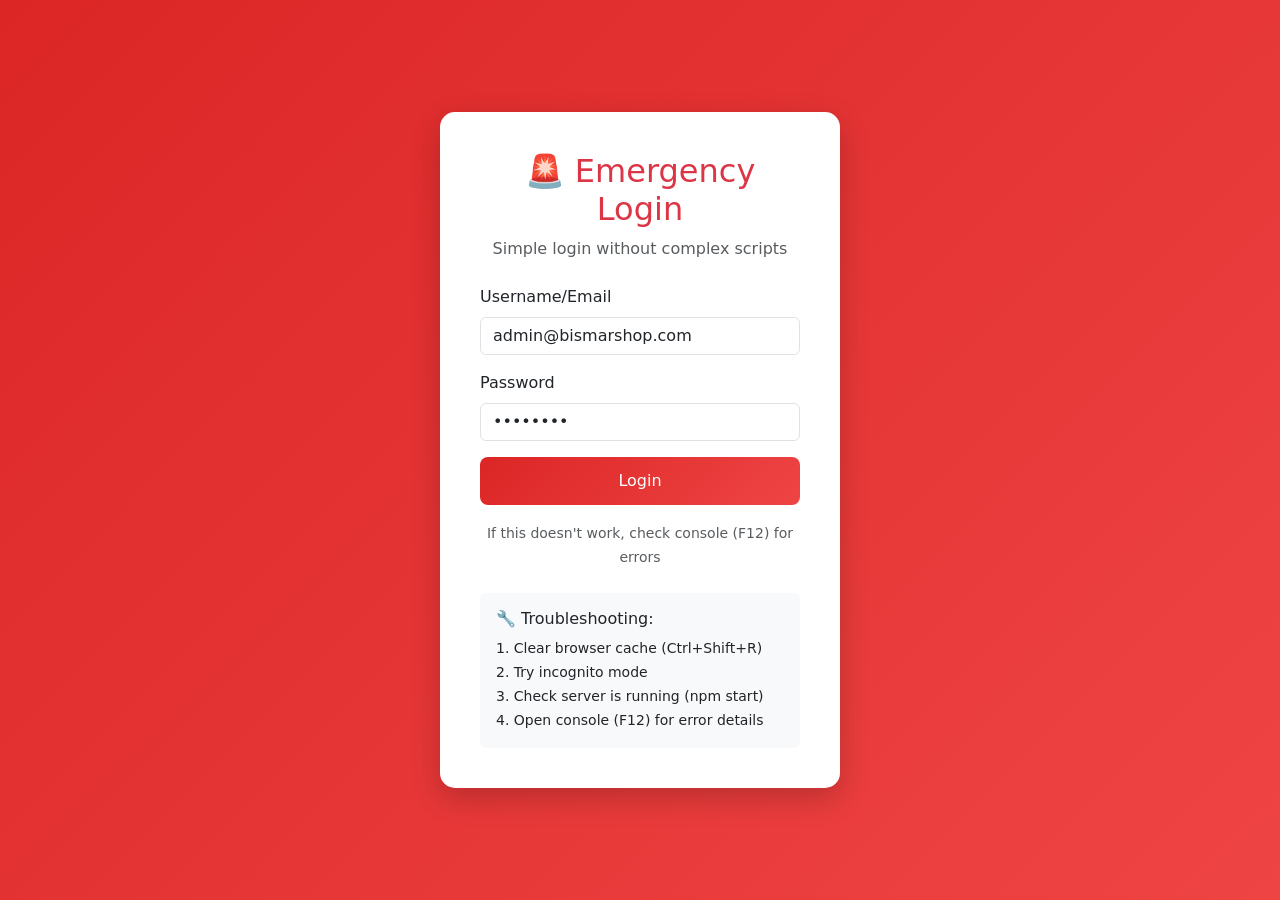
<file: public/emergency_login.html>
<!DOCTYPE html>
<html lang="en">
<head>
    <meta charset="UTF-8">
    <meta name="viewport" content="width=device-width, initial-scale=1.0">
    <title>Emergency Login - BismarShop Admin</title>
    <link href="https://cdn.jsdelivr.net/npm/bootstrap@5.3.0/dist/css/bootstrap.min.css" rel="stylesheet">
    <style>
        body {
            background: linear-gradient(135deg, #dc2626 0%, #ef4444 100%);
            min-height: 100vh;
            display: flex;
            align-items: center;
            justify-content: center;
        }
        .login-card {
            background: white;
            border-radius: 15px;
            box-shadow: 0 10px 30px rgba(0,0,0,0.2);
            padding: 40px;
            width: 100%;
            max-width: 400px;
        }
        .btn-login {
            background: linear-gradient(135deg, #dc2626 0%, #ef4444 100%);
            border: none;
            color: white;
            padding: 12px 30px;
            border-radius: 8px;
            width: 100%;
        }
        .btn-login:hover {
            background: linear-gradient(135deg, #b91c1c 0%, #dc2626 100%);
            color: white;
        }
    </style>
</head>
<body>
    <div class="login-card">
        <div class="text-center mb-4">
            <h2 class="text-danger">🚨 Emergency Login</h2>
            <p class="text-muted">Simple login without complex scripts</p>
        </div>

        <div id="alert" class="alert alert-danger d-none"></div>

        <form id="loginForm">
            <div class="mb-3">
                <label class="form-label">Username/Email</label>
                <input type="text" class="form-control" id="username" value="admin@bismarshop.com" required>
            </div>
            
            <div class="mb-3">
                <label class="form-label">Password</label>
                <input type="password" class="form-control" id="password" value="admin123" required>
            </div>
            
            <button type="submit" class="btn btn-login" id="loginBtn">
                <span id="btnText">Login</span>
                <span id="btnLoading" class="d-none">
                    <span class="spinner-border spinner-border-sm me-2"></span>Loading...
                </span>
            </button>
        </form>

        <div class="text-center mt-3">
            <small class="text-muted">
                If this doesn't work, check console (F12) for errors
            </small>
        </div>

        <div class="mt-4 p-3 bg-light rounded">
            <h6>🔧 Troubleshooting:</h6>
            <small>
                1. Clear browser cache (Ctrl+Shift+R)<br>
                2. Try incognito mode<br>
                3. Check server is running (npm start)<br>
                4. Open console (F12) for error details
            </small>
        </div>
    </div>

    <script>
        // Simple login script without complex dependencies
        console.log('🚨 Emergency login page loaded');
        
        // Clear any existing auth data
        localStorage.clear();
        sessionStorage.clear();
        
        document.getElementById('loginForm').addEventListener('submit', async function(e) {
            e.preventDefault();
            
            const username = document.getElementById('username').value;
            const password = document.getElementById('password').value;
            const alertDiv = document.getElementById('alert');
            const btnText = document.getElementById('btnText');
            const btnLoading = document.getElementById('btnLoading');
            const loginBtn = document.getElementById('loginBtn');
            
            // Show loading
            btnText.classList.add('d-none');
            btnLoading.classList.remove('d-none');
            loginBtn.disabled = true;
            alertDiv.classList.add('d-none');
            
            try {
                console.log('🔄 Attempting login...');
                
                const response = await fetch('/api/auth/login', {
                    method: 'POST',
                    headers: {
                        'Content-Type': 'application/json'
                    },
                    body: JSON.stringify({ email: username, password: password })
                });
                
                const data = await response.json();
                console.log('📡 Login response:', data);
                
                if (response.ok && data.success && data.token) {
                    console.log('✅ Login successful');
                    
                    // Store token
                    localStorage.setItem('token', data.token);
                    
                    // Show success
                    alertDiv.className = 'alert alert-success';
                    alertDiv.textContent = 'Login successful! Redirecting...';
                    alertDiv.classList.remove('d-none');
                    
                    // Redirect after short delay
                    setTimeout(() => {
                        window.location.href = '/index.html';
                    }, 1000);
                    
                } else {
                    console.log('❌ Login failed:', data.message);
                    
                    // Show error
                    alertDiv.className = 'alert alert-danger';
                    alertDiv.textContent = data.message || 'Login failed';
                    alertDiv.classList.remove('d-none');
                }
                
            } catch (error) {
                console.error('❌ Login error:', error);
                
                // Show error
                alertDiv.className = 'alert alert-danger';
                alertDiv.textContent = 'Network error: ' + error.message;
                alertDiv.classList.remove('d-none');
            }
            
            // Hide loading
            btnText.classList.remove('d-none');
            btnLoading.classList.add('d-none');
            loginBtn.disabled = false;
        });
        
        console.log('✅ Emergency login script ready');
    </script>
</body>
</html>
</file>
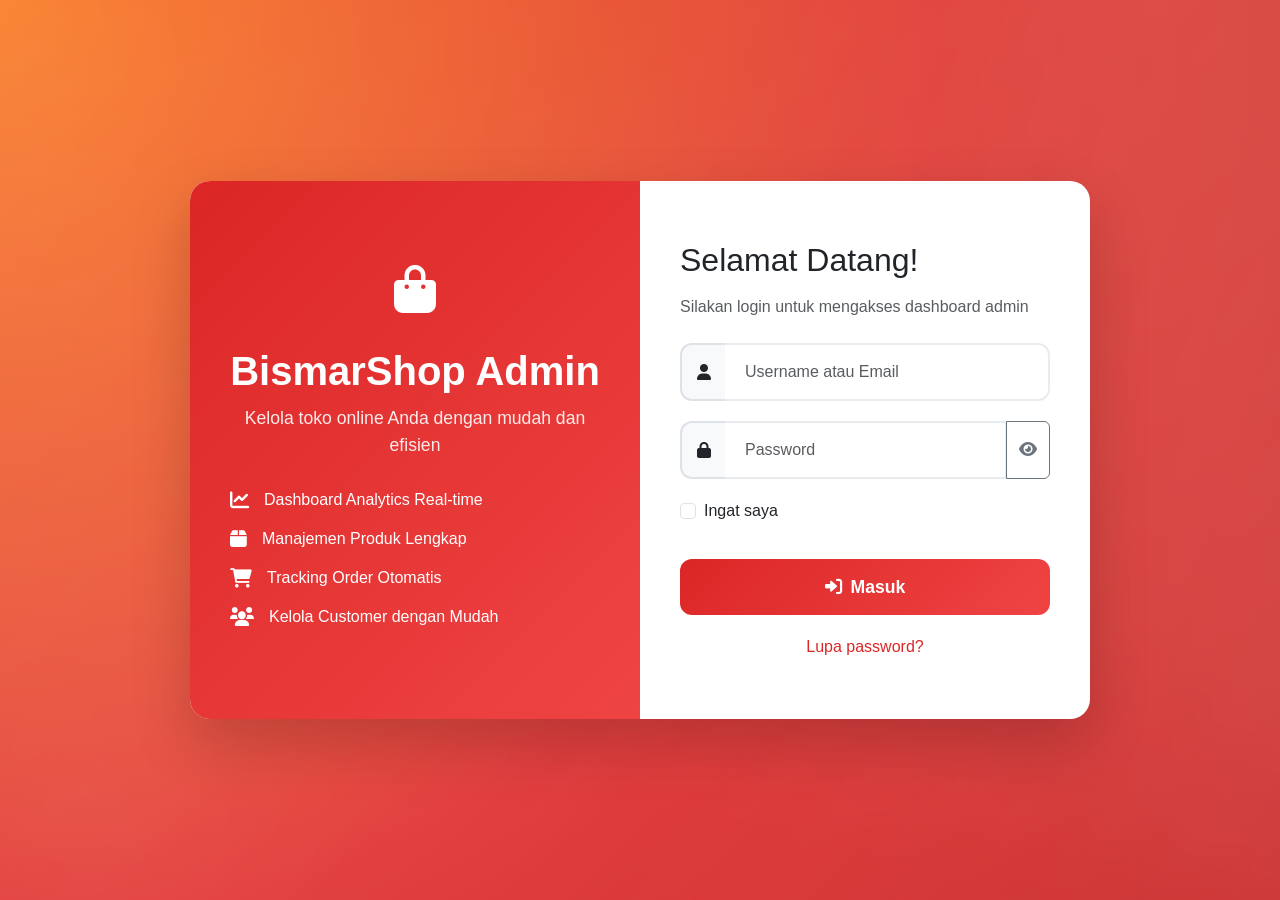
<file: public/login.html>
<!DOCTYPE html>
<html lang="en">
<head>
    <meta charset="UTF-8">
    <meta name="viewport" content="width=device-width, initial-scale=1.0">
    <title>Login - BismarShop Admin</title>
    <link href="https://cdnjs.cloudflare.com/ajax/libs/font-awesome/6.0.0/css/all.min.css" rel="stylesheet">
    <link href="https://cdn.jsdelivr.net/npm/bootstrap@5.3.0/dist/css/bootstrap.min.css" rel="stylesheet">
    <link rel="stylesheet" href="styles.css">
    <style>
        body {
            /* Gradiasi merah-oranye dengan animasi lembut */
            background: radial-gradient(circle at top left, #f97316 0%, #dc2626 30%, #b91c1c 60%, #7f1d1d 100%);
            background-size: 200% 200%;
            animation: loginBgPulse 14s ease-in-out infinite alternate;
            min-height: 100vh;
            margin: 0;
            display: flex;
            align-items: center;
            justify-content: center;
            font-family: 'Segoe UI', Tahoma, Geneva, Verdana, sans-serif;
            position: relative;
            overflow: hidden;
        }

        .container {
            width: 100%;
            max-width: 100%;
            padding: 20px;
            display: flex;
            justify-content: center;
            align-items: center;
        }

        .login-container {
            background: white;
            border-radius: 20px;
            box-shadow: 0 25px 60px rgba(0,0,0,0.18);
            overflow: hidden;
            width: 100%;
            max-width: 900px;
            min-height: 500px;
            /* Animasi slide/fade in */
            opacity: 0;
            transform: translateY(30px);
            animation: loginSlideUp 0.8s ease-out forwards;
        }

        .login-left {
            background: linear-gradient(135deg, #dc2626 0%, #ef4444 100%);
            color: white;
            padding: 60px 40px;
            display: flex;
            flex-direction: column;
            justify-content: center;
            align-items: center;
            text-align: center;
        }

        .login-right {
            padding: 60px 40px;
            display: flex;
            flex-direction: column;
            justify-content: center;
        }

        .login-logo {
            font-size: 3rem;
            margin-bottom: 20px;
        }

        .login-title {
            font-size: 2.5rem;
            font-weight: bold;
            margin-bottom: 10px;
        }

        .login-subtitle {
            font-size: 1.1rem;
            opacity: 0.9;
            margin-bottom: 30px;
        }

        .form-control {
            border: 2px solid #e9ecef;
            border-radius: 12px;
            padding: 15px 20px;
            font-size: 1rem;
            margin-bottom: 20px;
            transition: all 0.3s ease;
        }

        .form-control:focus {
            border-color: #dc2626;
            box-shadow: 0 0 0 0.2rem rgba(220, 38, 38, 0.25);
        }

        .input-group {
            margin-bottom: 20px;
        }

        .input-group-text {
            background: #f8f9fa;
            border: 2px solid #e9ecef;
            border-right: none;
            border-radius: 12px 0 0 12px;
            padding: 15px 15px;
        }

        .input-group .form-control {
            border-left: none;
            border-radius: 0 12px 12px 0;
            margin-bottom: 0;
        }

        .btn-login {
            background: linear-gradient(135deg, #dc2626 0%, #ef4444 100%);
            border: none;
            border-radius: 12px;
            padding: 15px 30px;
            font-size: 1.1rem;
            font-weight: 600;
            color: white;
            width: 100%;
            margin-top: 20px;
            transition: all 0.3s ease;
        }

        .btn-login:hover {
            transform: translateY(-2px);
            box-shadow: 0 10px 20px rgba(220, 38, 38, 0.3);
            color: white;
        }

        .forgot-password {
            text-align: center;
            margin-top: 20px;
        }

        .forgot-password a {
            color: #dc2626;
            text-decoration: none;
            font-weight: 500;
        }

        .forgot-password a:hover {
            text-decoration: underline;
        }

        .login-features {
            list-style: none;
            padding: 0;
            margin-top: 30px;
        }

        .login-features li {
            margin-bottom: 15px;
            display: flex;
            align-items: center;
        }

        .login-features li i {
            margin-right: 15px;
            font-size: 1.2rem;
        }

        .alert {
            border-radius: 12px;
            margin-bottom: 20px;
        }

        @media (max-width: 768px) {
            .login-container {
                margin: 20px;
                border-radius: 15px;
            }
            
            .login-left {
                padding: 40px 30px;
            }
            
            .login-right {
                padding: 40px 30px;
            }
            
            .login-title {
                font-size: 2rem;
            }
        }

        /* Animasi background halaman login */
        @keyframes loginBgPulse {
            0% { background-position: 0% 0%; }
            50% { background-position: 50% 100%; }
            100% { background-position: 100% 0%; }
        }

        /* Lapisan glow lembut agar background tidak terasa solid */
        body::before {
            content: '';
            position: fixed;
            inset: -20%;
            background:
                radial-gradient(circle at 10% 20%, rgba(248, 250, 252, 0.14), transparent 55%),
                radial-gradient(circle at 80% 10%, rgba(254, 249, 195, 0.18), transparent 55%),
                radial-gradient(circle at 20% 80%, rgba(252, 165, 165, 0.22), transparent 55%),
                radial-gradient(circle at 90% 70%, rgba(254, 202, 202, 0.18), transparent 55%),
                /* Corak garis diagonal tipis */
                repeating-linear-gradient(135deg,
                    rgba(248, 250, 252, 0.10) 0px,
                    rgba(248, 250, 252, 0.10) 1px,
                    transparent 1px,
                    transparent 7px);
            opacity: 0.9;
            pointer-events: none;
            mix-blend-mode: screen;
            filter: blur(18px);
            transform: translate3d(0,0,0);
            animation: loginGlowDrift 26s ease-in-out infinite alternate;
        }

        /* Animasi slide-up untuk kotak login */
        @keyframes loginSlideUp {
            0% {
                opacity: 0;
                transform: translateY(30px) scale(0.98);
            }
            60% {
                opacity: 1;
                transform: translateY(-4px) scale(1.01);
            }
            100% {
                opacity: 1;
                transform: translateY(0) scale(1);
            }
        }

        @keyframes loginGlowDrift {
            0% { transform: translate3d(-10px, -10px, 0) scale(1); }
            50% { transform: translate3d(10px, 5px, 0) scale(1.05); }
            100% { transform: translate3d(-5px, 10px, 0) scale(1.02); }
        }
    </style>
</head>
<body>
    <div class="container">
        <div class="login-container">
            <div class="row g-0 h-100">
                <!-- Left Side - Branding -->
                <div class="col-lg-6 d-none d-lg-flex">
                    <div class="login-left w-100">
                        <div>
                            <div class="login-logo">
                                <i class="fas fa-shopping-bag"></i>
                            </div>
                            <h1 class="login-title">BismarShop Admin</h1>
                            <p class="login-subtitle">Kelola toko online Anda dengan mudah dan efisien</p>
                            
                            <ul class="login-features">
                                <li>
                                    <i class="fas fa-chart-line"></i>
                                    <span>Dashboard Analytics Real-time</span>
                                </li>
                                <li>
                                    <i class="fas fa-box"></i>
                                    <span>Manajemen Produk Lengkap</span>
                                </li>
                                <li>
                                    <i class="fas fa-shopping-cart"></i>
                                    <span>Tracking Order Otomatis</span>
                                </li>
                                <li>
                                    <i class="fas fa-users"></i>
                                    <span>Kelola Customer dengan Mudah</span>
                                </li>
                            </ul>
                        </div>
                    </div>
                </div>

                <!-- Right Side - Login Form -->
                <div class="col-lg-6">
                    <div class="login-right">
                        <div class="text-center mb-4 d-lg-none">
                            <i class="fas fa-shopping-bag text-red" style="font-size: 3rem;"></i>
                            <h2 class="text-red mt-2">BismarShop Admin</h2>
                        </div>

                        <h2 class="mb-3">Selamat Datang!</h2>
                        <p class="text-muted mb-4">Silakan login untuk mengakses dashboard admin</p>

                        <div id="loginAlert" class="alert alert-danger d-none" role="alert">
                            <i class="fas fa-exclamation-triangle me-2"></i>
                            <span id="loginAlertMessage"></span>
                        </div>

                        <form id="loginForm">
                            <div class="input-group">
                                <span class="input-group-text">
                                    <i class="fas fa-user"></i>
                                </span>
                                <input type="text" class="form-control" id="username" placeholder="Username atau Email" required>
                            </div>

                            <div class="input-group">
                                <span class="input-group-text">
                                    <i class="fas fa-lock"></i>
                                </span>
                                <input type="password" class="form-control" id="password" placeholder="Password" required>
                                <button class="btn btn-outline-secondary" type="button" id="togglePassword">
                                    <i class="fas fa-eye"></i>
                                </button>
                            </div>

                            <div class="form-check mb-3">
                                <input class="form-check-input" type="checkbox" id="rememberMe">
                                <label class="form-check-label" for="rememberMe">
                                    Ingat saya
                                </label>
                            </div>

                            <button type="submit" class="btn btn-login" id="loginBtn">
                                <span id="loginBtnText">
                                    <i class="fas fa-sign-in-alt me-2"></i>Masuk
                                </span>
                                <span id="loginBtnLoading" class="d-none">
                                    <span class="spinner-border spinner-border-sm me-2" role="status"></span>
                                    Memproses...
                                </span>
                            </button>
                        </form>

                        <div class="forgot-password">
                            <a href="#" data-bs-toggle="modal" data-bs-target="#forgotModal">Lupa password?</a>
                        </div>
                        
                    </div>
                </div>
            </div>
        </div>
    </div>

    <script src="https://cdn.jsdelivr.net/npm/bootstrap@5.3.0/dist/js/bootstrap.bundle.min.js"></script>

    <!-- Forgot Password Modal -->
    <div class="modal fade" id="forgotModal" tabindex="-1" aria-hidden="true">
        <div class="modal-dialog">
            <div class="modal-content">
                <div class="modal-header">
                    <h5 class="modal-title">Reset Password (Super Admin)</h5>
                    <button type="button" class="btn-close" data-bs-dismiss="modal" aria-label="Close"></button>
                </div>
                <div class="modal-body">
                    <div id="fpAlert" class="alert d-none" role="alert"></div>
                    <div class="mb-3">
                        <label class="form-label">Nama Lengkap</label>
                        <input type="text" class="form-control" id="fpName" placeholder="Nama lengkap" required>
                    </div>
                    <div class="mb-3">
                        <label class="form-label">Email</label>
                        <input type="email" class="form-control" id="fpEmail" placeholder="email@domain.com" required>
                    </div>
                    <div class="mb-3">
                        <label class="form-label">Password Baru</label>
                        <input type="password" class="form-control" id="fpPass" placeholder="Password baru" required>
                    </div>
                    <div class="mb-3">
                        <label class="form-label">Konfirmasi Password Baru</label>
                        <input type="password" class="form-control" id="fpPass2" placeholder="Ulangi password baru" required>
                    </div>
                </div>
                <div class="modal-footer">
                    <button type="button" class="btn btn-secondary" data-bs-dismiss="modal">Batal</button>
                    <button type="button" class="btn btn-primary" id="fpSubmit">
                        <span id="fpBtnText"><i class="fas fa-key me-2"></i>Reset Password</span>
                        <span id="fpBtnLoading" class="d-none"><span class="spinner-border spinner-border-sm me-2"></span>Memproses...</span>
                    </button>
                </div>
            </div>
        </div>
    </div>
    <script>
        // Toggle password visibility
        document.getElementById('togglePassword').addEventListener('click', function() {
            const passwordInput = document.getElementById('password');
            const icon = this.querySelector('i');
            
            if (passwordInput.type === 'password') {
                passwordInput.type = 'text';
                icon.classList.remove('fa-eye');
                icon.classList.add('fa-eye-slash');
            } else {
                passwordInput.type = 'password';
                icon.classList.remove('fa-eye-slash');
                icon.classList.add('fa-eye');
            }
        });

        // Login form submission
        document.getElementById('loginForm').addEventListener('submit', async function(e) {
            e.preventDefault();

            const username = document.getElementById('username').value;
            const password = document.getElementById('password').value;
            const rememberMe = document.getElementById('rememberMe').checked;

            // Show loading state
            showLoading(true);
            hideAlert();

            try {
                const payload = {
                    username: username,
                    email: username, // Send both for compatibility
                    password: password,
                    rememberMe: rememberMe
                };

                // Hitung base path dinamis berdasarkan lokasi saat ini
                const currentPath = window.location.pathname;
                let basePath = '';

                // Jika ada folder /public di path, gunakan itu sebagai base
                const publicIndex = currentPath.indexOf('/public/');
                if (publicIndex !== -1) {
                    basePath = currentPath.substring(0, publicIndex + '/public'.length);
                } else {
                    // Kalau tidak ada, pakai direktori dari halaman saat ini
                    const lastSlash = currentPath.lastIndexOf('/');
                    basePath = lastSlash > 0 ? currentPath.substring(0, lastSlash) : '';
                }

                async function tryLogin(url) {
                    const resp = await fetch(url, {
                        method: 'POST',
                        headers: { 'Content-Type': 'application/json' },
                        body: JSON.stringify(payload)
                    });
                    let data = null;
                    try { data = await resp.json(); } catch (_) { data = null; }
                    return { resp, data };
                }

                // First attempt (tanpa index.php)
                let { resp, data } = await tryLogin(basePath + '/api/auth/login');
                // Fallback jika non-JSON atau gagal dan belum lewat index.php
                if ((!resp.ok || !data) && !window.location.pathname.includes('index.php')) {
                    ({ resp, data } = await tryLogin(basePath + '/index.php/api/auth/login'));
                }

                if (resp.ok && data && data.success && data.requires_verification) {
                    console.log('✅ Login membutuhkan verifikasi super admin:', data);

                    // Simpan info untuk halaman verifikasi
                    if (data.user && data.user.id) {
                        sessionStorage.setItem('verifyUserId', data.user.id);
                    }
                    sessionStorage.setItem('verifyRememberMe', rememberMe ? '1' : '0');

                    // Arahkan ke halaman verifikasi kode dengan base path yang sama
                    window.location.href = basePath + '/verify.html';
                } else if (resp.ok && data && data.success && data.token) {
                    console.log('✅ Login successful:', data);

                    // Store token with consistent key
                    localStorage.setItem('token', data.token);
                    if (rememberMe) {
                        localStorage.setItem('adminToken', data.token);
                    } else {
                        sessionStorage.setItem('adminToken', data.token);
                    }

                    // Store user info
                    localStorage.setItem('user', JSON.stringify(data.user));

                    console.log('🔄 Redirecting to admin panel...');

                    // Redirect to dashboard dengan base path yang sama
                    window.location.href = basePath + '/index.html';
                } else {
                    console.log('❌ Login failed:', data);
                    const text = (!data && resp) ? (await resp.text().catch(() => '') || '') : '';
                    const msg = (data && data.message) ? data.message : (text || 'Login gagal. Silakan coba lagi.');
                    showAlert(msg);
                }
            } catch (error) {
                console.error('Login error:', error);
                showAlert('Terjadi kesalahan. Silakan coba lagi.');
            } finally {
                showLoading(false);
            }
        });

        function showLoading(show) {
            const btnText = document.getElementById('loginBtnText');
            const btnLoading = document.getElementById('loginBtnLoading');
            const loginBtn = document.getElementById('loginBtn');
            
            if (show) {
                btnText.classList.add('d-none');
                btnLoading.classList.remove('d-none');
                loginBtn.disabled = true;
            } else {
                btnText.classList.remove('d-none');
                btnLoading.classList.add('d-none');
                loginBtn.disabled = false;
            }
        }

        function showAlert(message) {
            const alert = document.getElementById('loginAlert');
            const alertMessage = document.getElementById('loginAlertMessage');
            
            alertMessage.textContent = message;
            alert.classList.remove('d-none');
        }

        function hideAlert() {
            const alert = document.getElementById('loginAlert');
            alert.classList.add('d-none');
        }

        // Forgot Password handler
        document.getElementById('fpSubmit').addEventListener('click', async function() {
            const name = document.getElementById('fpName').value.trim();
            const email = document.getElementById('fpEmail').value.trim();
            const password = document.getElementById('fpPass').value;
            const confirmPassword = document.getElementById('fpPass2').value;
            const fpAlert = document.getElementById('fpAlert');
            const btnText = document.getElementById('fpBtnText');
            const btnLoading = document.getElementById('fpBtnLoading');

            fpAlert.className = 'alert d-none';
            if (!name || !email || !password || !confirmPassword) {
                fpAlert.className = 'alert alert-danger';
                fpAlert.textContent = 'Semua field wajib diisi';
                return;
            }
            if (password !== confirmPassword) {
                fpAlert.className = 'alert alert-danger';
                fpAlert.textContent = 'Konfirmasi password tidak sama';
                return;
            }

            // loading state
            btnText.classList.add('d-none');
            btnLoading.classList.remove('d-none');
            this.disabled = true;

            try {
                async function tryEndpoints() {
                    const payload = { name, email, password, confirmPassword };
                    const urls = [
                        '/api/auth/reset-password',
                        '/api/auth/reset_password',
                        '/auth/reset-password',
                        '/auth/reset_password'
                    ];
                    for (const u of urls) {
                        try {
                            const r = await fetch(u, { method: 'POST', headers: { 'Content-Type': 'application/json' }, body: JSON.stringify(payload) });
                            // attempt to parse json; if not JSON, treat as failure
                            let j = null; try { j = await r.json(); } catch(_) {}
                            if (r.ok && j && j.success) return { ok: true, data: j };
                            // if not found, continue to next
                            if (r.status === 404) continue;
                            // other errors: return immediately
                            return { ok: false, data: j, status: r.status };
                        } catch (e) {
                            // network error -> try next endpoint
                            continue;
                        }
                    }
                    return { ok: false, data: { message: 'Endpoint tidak ditemukan (404)' }, status: 404 };
                }

                const result = await tryEndpoints();
                const data = result.data || {};
                if (result.ok) {
                    fpAlert.className = 'alert alert-success';
                    fpAlert.textContent = data.message || 'Password berhasil direset';
                    // Clear fields and close modal after short delay
                    setTimeout(() => {
                        document.getElementById('fpName').value = '';
                        document.getElementById('fpEmail').value = '';
                        document.getElementById('fpPass').value = '';
                        document.getElementById('fpPass2').value = '';
                        const modal = bootstrap.Modal.getInstance(document.getElementById('forgotModal'));
                        if (modal) modal.hide();
                    }, 1000);
                } else {
                    fpAlert.className = 'alert alert-danger';
                    fpAlert.textContent = (data && data.message) ? data.message : 'Gagal mereset password';
                }
            } catch (e) {
                fpAlert.className = 'alert alert-danger';
                fpAlert.textContent = 'Terjadi kesalahan jaringan';
            } finally {
                btnText.classList.remove('d-none');
                btnLoading.classList.add('d-none');
                this.disabled = false;
            }
        });
        
    </script>
</body>
</html>
</file>
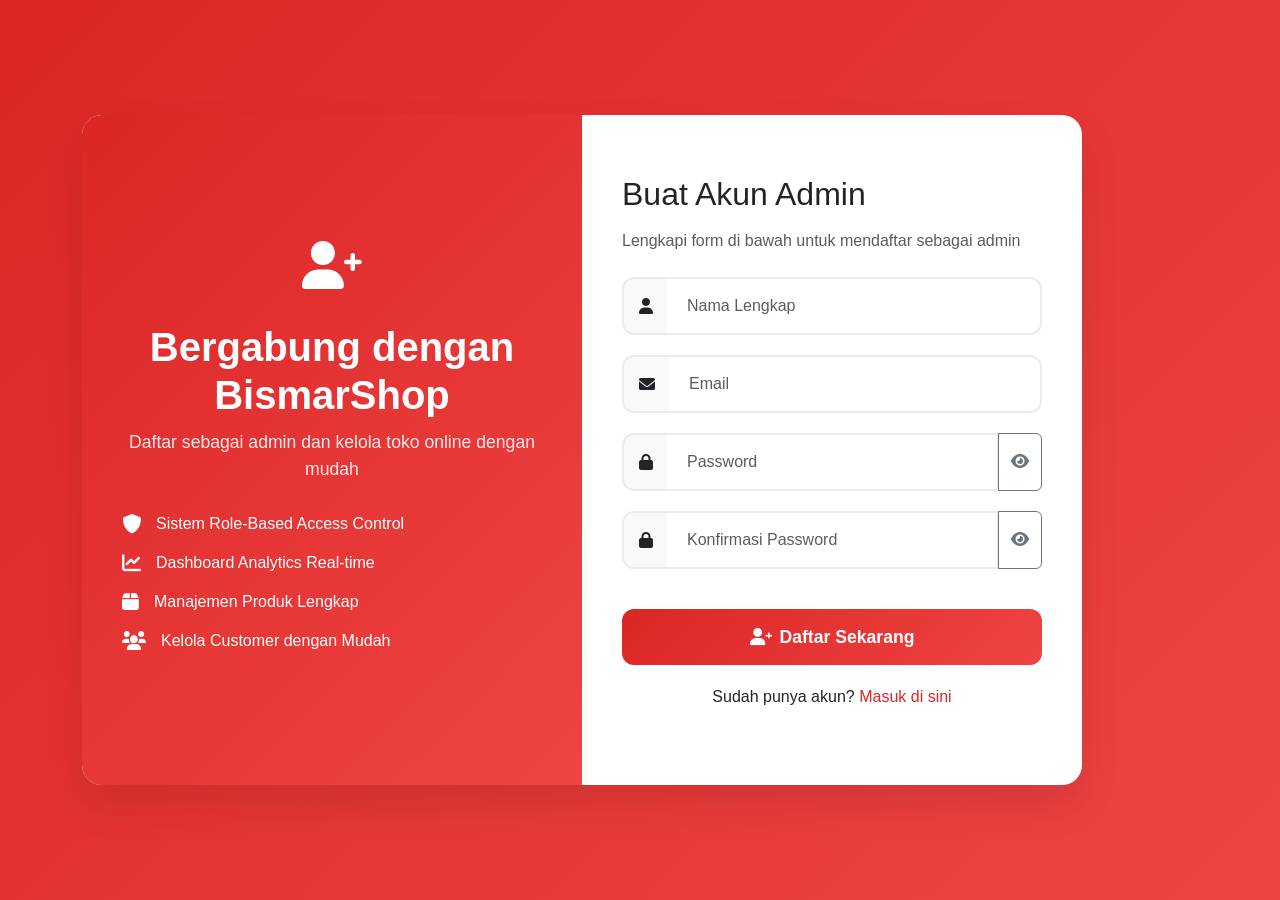
<file: public/register.html>
<!DOCTYPE html>
<html lang="en">
<head>
    <meta charset="UTF-8">
    <meta name="viewport" content="width=device-width, initial-scale=1.0">
    <title>Register - BismarShop Admin</title>
    <link href="https://cdnjs.cloudflare.com/ajax/libs/font-awesome/6.0.0/css/all.min.css" rel="stylesheet" crossorigin="anonymous">
    <link href="https://cdn.jsdelivr.net/npm/bootstrap@5.3.0/dist/css/bootstrap.min.css" rel="stylesheet" crossorigin="anonymous">
    <style>
        body {
            background: linear-gradient(135deg, #dc2626 0%, #ef4444 100%);
            min-height: 100vh;
            display: flex;
            align-items: center;
            justify-content: center;
            font-family: 'Segoe UI', Tahoma, Geneva, Verdana, sans-serif;
        }

        .register-container {
            background: white;
            border-radius: 20px;
            box-shadow: 0 20px 40px rgba(0,0,0,0.1);
            overflow: hidden;
            width: 100%;
            max-width: 1000px;
            min-height: 600px;
        }

        .register-left {
            background: linear-gradient(135deg, #dc2626 0%, #ef4444 100%);
            color: white;
            padding: 60px 40px;
            display: flex;
            flex-direction: column;
            justify-content: center;
            align-items: center;
            text-align: center;
        }

        .register-right {
            padding: 60px 40px;
            display: flex;
            flex-direction: column;
            justify-content: center;
        }

        .register-logo {
            font-size: 3rem;
            margin-bottom: 20px;
        }

        .register-title {
            font-size: 2.5rem;
            font-weight: bold;
            margin-bottom: 10px;
        }

        .register-subtitle {
            font-size: 1.1rem;
            opacity: 0.9;
            margin-bottom: 30px;
        }

        .form-control {
            border: 2px solid #e9ecef;
            border-radius: 12px;
            padding: 15px 20px;
            font-size: 1rem;
            margin-bottom: 20px;
            transition: all 0.3s ease;
        }

        .form-control:focus {
            border-color: #dc2626;
            box-shadow: 0 0 0 0.2rem rgba(220, 38, 38, 0.25);
        }

        .input-group {
            margin-bottom: 20px;
        }

        .input-group-text {
            background: #f8f9fa;
            border: 2px solid #e9ecef;
            border-right: none;
            border-radius: 12px 0 0 12px;
            padding: 15px 15px;
        }

        .input-group .form-control {
            border-left: none;
            border-radius: 0 12px 12px 0;
            margin-bottom: 0;
        }

        .btn-register {
            background: linear-gradient(135deg, #dc2626 0%, #ef4444 100%);
            border: none;
            border-radius: 12px;
            padding: 15px 30px;
            font-size: 1.1rem;
            font-weight: 600;
            color: white;
            width: 100%;
            margin-top: 20px;
            transition: all 0.3s ease;
        }

        .btn-register:hover {
            transform: translateY(-2px);
            box-shadow: 0 10px 20px rgba(220, 38, 38, 0.3);
            color: white;
        }

        .login-link {
            text-align: center;
            margin-top: 20px;
        }

        .login-link a {
            color: #dc2626;
            text-decoration: none;
            font-weight: 500;
        }

        .login-link a:hover {
            text-decoration: underline;
        }

        .register-features {
            list-style: none;
            padding: 0;
            margin-top: 30px;
        }

        .register-features li {
            margin-bottom: 15px;
            display: flex;
            align-items: center;
        }

        .register-features li i {
            margin-right: 15px;
            font-size: 1.2rem;
        }

        .alert {
            border-radius: 12px;
            margin-bottom: 20px;
        }

        @media (max-width: 768px) {
            .register-container {
                margin: 20px;
                border-radius: 15px;
            }
            
            .register-left {
                padding: 40px 30px;
            }
            
            .register-right {
                padding: 40px 30px;
            }
            
            .register-title {
                font-size: 2rem;
            }
        }
    </style>
</head>
<body>
    <div class="container">
        <div class="register-container">
            <div class="row g-0 h-100">
                <!-- Left Side - Branding -->
                <div class="col-lg-6 d-none d-lg-flex">
                    <div class="register-left w-100">
                        <div>
                            <div class="register-logo">
                                <i class="fas fa-user-plus"></i>
                            </div>
                            <h1 class="register-title">Bergabung dengan BismarShop</h1>
                            <p class="register-subtitle">Daftar sebagai admin dan kelola toko online dengan mudah</p>
                            
                            <ul class="register-features">
                                <li>
                                    <i class="fas fa-shield-alt"></i>
                                    <span>Sistem Role-Based Access Control</span>
                                </li>
                                <li>
                                    <i class="fas fa-chart-line"></i>
                                    <span>Dashboard Analytics Real-time</span>
                                </li>
                                <li>
                                    <i class="fas fa-box"></i>
                                    <span>Manajemen Produk Lengkap</span>
                                </li>
                                <li>
                                    <i class="fas fa-users"></i>
                                    <span>Kelola Customer dengan Mudah</span>
                                </li>
                            </ul>
                        </div>
                    </div>
                </div>

                <!-- Right Side - Register Form -->
                <div class="col-lg-6">
                    <div class="register-right">
                        <div class="text-center mb-4 d-lg-none">
                            <i class="fas fa-user-plus" style="font-size: 3rem; color: #dc2626;"></i>
                            <h2 style="color: #dc2626;" class="mt-2">BismarShop Admin</h2>
                        </div>

                        <h2 class="mb-3">Buat Akun Admin</h2>
                        <p class="text-muted mb-4">Lengkapi form di bawah untuk mendaftar sebagai admin</p>

                        <div id="registerAlert" class="alert alert-danger d-none" role="alert">
                            <i class="fas fa-exclamation-triangle me-2"></i>
                            <span id="registerAlertMessage"></span>
                        </div>

                        <div id="successAlert" class="alert alert-success d-none" role="alert">
                            <i class="fas fa-check-circle me-2"></i>
                            <span id="successAlertMessage"></span>
                        </div>

                        <form id="registerForm">
                            <div class="input-group">
                                <span class="input-group-text">
                                    <i class="fas fa-user"></i>
                                </span>
                                <input type="text" class="form-control" id="fullName" placeholder="Nama Lengkap" required>
                            </div>

                            <div class="input-group">
                                <span class="input-group-text">
                                    <i class="fas fa-envelope"></i>
                                </span>
                                <input type="email" class="form-control" id="email" placeholder="Email" required>
                            </div>

                            <div class="input-group">
                                <span class="input-group-text">
                                    <i class="fas fa-lock"></i>
                                </span>
                                <input type="password" class="form-control" id="password" placeholder="Password" required minlength="6">
                                <button class="btn btn-outline-secondary" type="button" id="togglePassword">
                                    <i class="fas fa-eye"></i>
                                </button>
                            </div>

                            <div class="input-group">
                                <span class="input-group-text">
                                    <i class="fas fa-lock"></i>
                                </span>
                                <input type="password" class="form-control" id="confirmPassword" placeholder="Konfirmasi Password" required minlength="6">
                                <button class="btn btn-outline-secondary" type="button" id="toggleConfirmPassword">
                                    <i class="fas fa-eye"></i>
                                </button>
                            </div>


                            <button type="submit" class="btn btn-register" id="registerBtn">
                                <span id="registerBtnText">
                                    <i class="fas fa-user-plus me-2"></i>Daftar Sekarang
                                </span>
                                <span id="registerBtnLoading" class="d-none">
                                    <span class="spinner-border spinner-border-sm me-2" role="status"></span>
                                    Memproses...
                                </span>
                            </button>
                        </form>

                        <div class="login-link">
                            <p>Sudah punya akun? <a href="/login">Masuk di sini</a></p>
                        </div>
                    </div>
                </div>
            </div>
        </div>
    </div>

    <script src="https://cdn.jsdelivr.net/npm/bootstrap@5.3.0/dist/js/bootstrap.bundle.min.js" crossorigin="anonymous"></script>
    <script>
        // Toggle password visibility
        document.getElementById('togglePassword').addEventListener('click', function() {
            const passwordInput = document.getElementById('password');
            const icon = this.querySelector('i');
            
            if (passwordInput.type === 'password') {
                passwordInput.type = 'text';
                icon.classList.remove('fa-eye');
                icon.classList.add('fa-eye-slash');
            } else {
                passwordInput.type = 'password';
                icon.classList.remove('fa-eye-slash');
                icon.classList.add('fa-eye');
            }
        });

        // Toggle confirm password visibility
        document.getElementById('toggleConfirmPassword').addEventListener('click', function() {
            const passwordInput = document.getElementById('confirmPassword');
            const icon = this.querySelector('i');
            
            if (passwordInput.type === 'password') {
                passwordInput.type = 'text';
                icon.classList.remove('fa-eye');
                icon.classList.add('fa-eye-slash');
            } else {
                passwordInput.type = 'password';
                icon.classList.remove('fa-eye-slash');
                icon.classList.add('fa-eye');
            }
        });

        // Register form submission
        document.getElementById('registerForm').addEventListener('submit', async function(e) {
            e.preventDefault();
            
            const fullName = document.getElementById('fullName').value.trim();
            const email = document.getElementById('email').value.trim();
            const password = document.getElementById('password').value;
            const confirmPassword = document.getElementById('confirmPassword').value;
            
            // Validation
            if (!fullName || !email || !password || !confirmPassword) {
                showAlert('Semua field harus diisi!');
                return;
            }
            
            if (password !== confirmPassword) {
                showAlert('Password dan konfirmasi password tidak sama!');
                return;
            }
            
            if (password.length < 6) {
                showAlert('Password minimal 6 karakter!');
                return;
            }
            
            // Show loading state
            showLoading(true);
            hideAlert();
            
            try {
                const response = await fetch('/api/auth/register', {
                    method: 'POST',
                    headers: {
                        'Content-Type': 'application/json',
                    },
                    body: JSON.stringify({ 
                        name: fullName, 
                        email: email, 
                        password: password
                    })
                });
                
                const result = await response.json();
                
                if (response.ok) {
                    showSuccess('Registrasi berhasil! Sedang login otomatis...');
                    
                    // Auto login after successful registration
                    setTimeout(async () => {
                        try {
                            const loginResponse = await fetch('/api/auth/login', {
                                method: 'POST',
                                headers: {
                                    'Content-Type': 'application/json',
                                },
                                body: JSON.stringify({ 
                                    username: email, 
                                    password: password,
                                    rememberMe: true
                                })
                            });
                            
                            const loginResult = await loginResponse.json();
                            
                            if (loginResponse.ok) {
                                // Store token
                                localStorage.setItem('adminToken', loginResult.token);
                                
                                // Redirect to dashboard
                                window.location.href = '/';
                            } else {
                                showAlert('Registrasi berhasil, tapi gagal login otomatis. Silakan login manual.');
                                setTimeout(() => {
                                    window.location.href = '/login';
                                }, 2000);
                            }
                        } catch (error) {
                            console.error('Auto login error:', error);
                            showAlert('Registrasi berhasil, tapi gagal login otomatis. Silakan login manual.');
                            setTimeout(() => {
                                window.location.href = '/login';
                            }, 2000);
                        }
                    }, 1000);
                } else {
                    showAlert(result.message || 'Registrasi gagal. Silakan coba lagi.');
                }
            } catch (error) {
                console.error('Register error:', error);
                showAlert('Terjadi kesalahan. Silakan coba lagi.');
            } finally {
                showLoading(false);
            }
        });

        function showLoading(show) {
            const btnText = document.getElementById('registerBtnText');
            const btnLoading = document.getElementById('registerBtnLoading');
            const registerBtn = document.getElementById('registerBtn');
            
            if (show) {
                btnText.classList.add('d-none');
                btnLoading.classList.remove('d-none');
                registerBtn.disabled = true;
            } else {
                btnText.classList.remove('d-none');
                btnLoading.classList.add('d-none');
                registerBtn.disabled = false;
            }
        }

        function showAlert(message) {
            const alert = document.getElementById('registerAlert');
            const alertMessage = document.getElementById('registerAlertMessage');
            const successAlert = document.getElementById('successAlert');
            
            successAlert.classList.add('d-none');
            alertMessage.textContent = message;
            alert.classList.remove('d-none');
        }

        function showSuccess(message) {
            const alert = document.getElementById('registerAlert');
            const successAlert = document.getElementById('successAlert');
            const successMessage = document.getElementById('successAlertMessage');
            
            alert.classList.add('d-none');
            successMessage.textContent = message;
            successAlert.classList.remove('d-none');
        }

        function hideAlert() {
            const alert = document.getElementById('registerAlert');
            const successAlert = document.getElementById('successAlert');
            alert.classList.add('d-none');
            successAlert.classList.add('d-none');
        }
    </script>
</body>
</html>
</file>
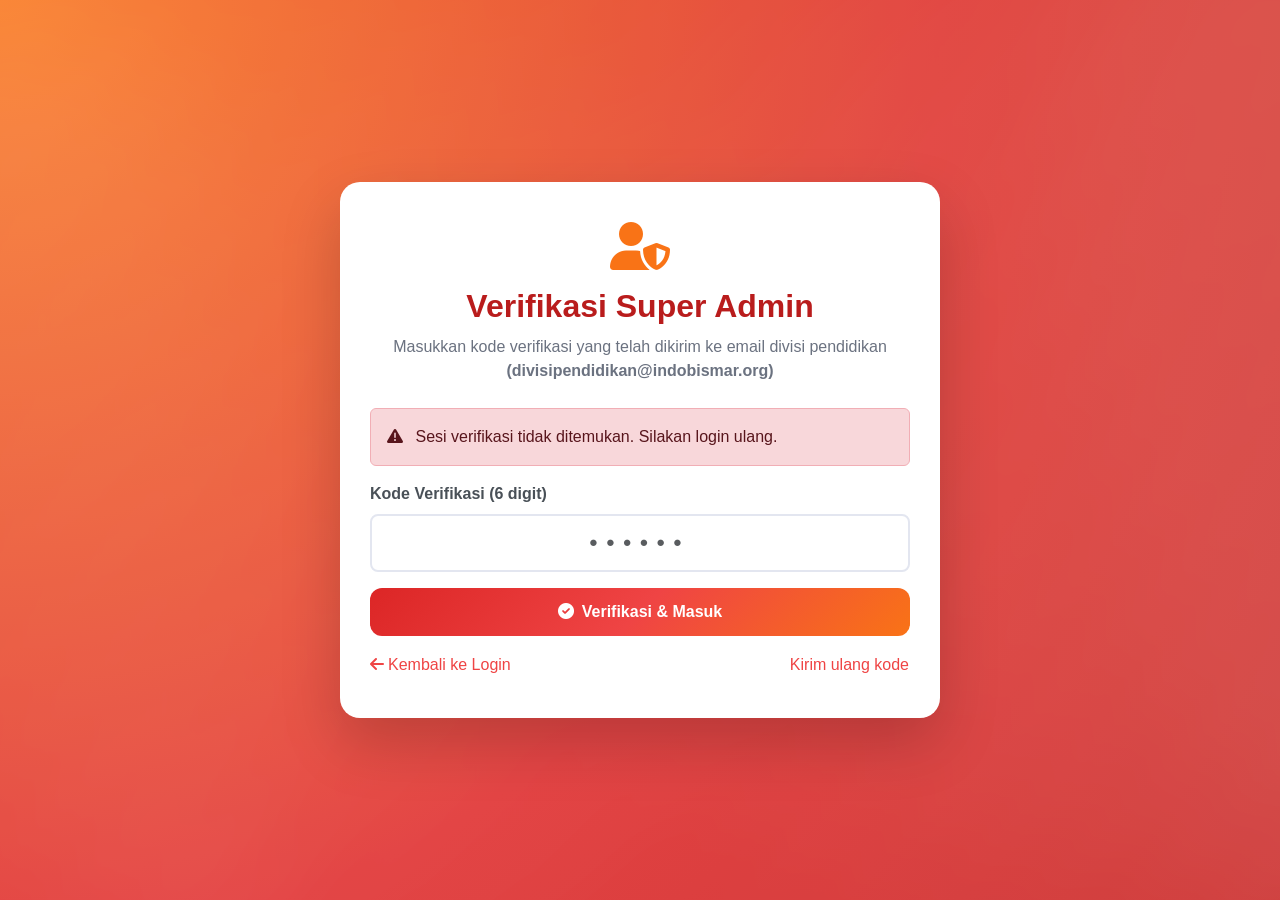
<file: public/verify.html>
<!DOCTYPE html>
<html lang="en">
<head>
    <meta charset="UTF-8">
    <meta name="viewport" content="width=device-width, initial-scale=1.0">
    <title>Verifikasi Super Admin - BismarShop</title>
    <link href="https://cdnjs.cloudflare.com/ajax/libs/font-awesome/6.0.0/css/all.min.css" rel="stylesheet">
    <link href="https://cdn.jsdelivr.net/npm/bootstrap@5.3.0/dist/css/bootstrap.min.css" rel="stylesheet">
    <link rel="stylesheet" href="styles.css">
    <style>
        body {
            /* Gradiasi unik dengan animasi lembut */
            background: radial-gradient(circle at top left, #f97316 0%, #dc2626 30%, #b91c1c 60%, #7f1d1d 100%);
            background-size: 200% 200%;
            animation: bgPulse 12s ease-in-out infinite alternate;
            min-height: 100vh;
            margin: 0;
            font-family: 'Segoe UI', Tahoma, Geneva, Verdana, sans-serif;
            display: flex;
            justify-content: center;
            align-items: center;
            position: relative;
            overflow: hidden;
        }

        .container {
            width: 100%;
            max-width: 100%;
            padding: 20px;
            display: flex;
            justify-content: center;
            align-items: center;
        }

        .verify-container {
            background: white;
            border-radius: 20px;
            box-shadow: 0 25px 60px rgba(0,0,0,0.18);
            overflow: hidden;
            width: 100%;
            max-width: 600px;
            padding: 40px 30px;
            position: relative;
            margin: 0 auto;
            /* Animasi slide-in dari bawah */
            opacity: 0;
            transform: translateY(30px);
            animation: slideUp 0.7s ease-out forwards;
        }
        .verify-title {
            font-size: 2rem;
            font-weight: 700;
            color: #b91c1c;
            margin-bottom: 10px;
        }
        .verify-subtitle {
            color: #6b7280;
            margin-bottom: 25px;
        }
        .code-input {
            letter-spacing: 0.4em;
            text-align: center;
            font-size: 1.4rem;
            font-weight: 600;
        }
        .btn-verify {
            background: linear-gradient(135deg, #dc2626 0%, #ef4444 50%, #f97316 100%);
            border: none;
            border-radius: 12px;
            padding: 12px 24px;
            font-size: 1rem;
            font-weight: 600;
            color: white;
            width: 100%;
            margin-top: 10px;
            transition: all 0.3s ease;
        }
        .btn-verify:hover {
            transform: translateY(-1px) scale(1.01);
            box-shadow: 0 14px 28px rgba(220, 38, 38, 0.35);
            color: white;
        }
        .link-red {
            color: #ef4444;
            font-weight: 500;
            text-decoration: none;
        }
        .link-red:hover {
            text-decoration: underline;
        }

        /* Animasi background pelan */
        @keyframes bgPulse {
            0% { background-position: 0% 0%; }
            50% { background-position: 50% 100%; }
            100% { background-position: 100% 0%; }
        }

        /* Lapisan glow lembut supaya background tidak terasa solid */
        body::before {
            content: '';
            position: fixed;
            inset: -20%;
            background:
                radial-gradient(circle at 15% 25%, rgba(248, 250, 252, 0.16), transparent 55%),
                radial-gradient(circle at 85% 15%, rgba(254, 243, 199, 0.2), transparent 55%),
                radial-gradient(circle at 25% 85%, rgba(252, 165, 165, 0.22), transparent 55%),
                radial-gradient(circle at 90% 75%, rgba(254, 202, 202, 0.2), transparent 55%),
                /* Corak garis diagonal tipis */
                repeating-linear-gradient(135deg,
                    rgba(248, 250, 252, 0.10) 0px,
                    rgba(248, 250, 252, 0.10) 1px,
                    transparent 1px,
                    transparent 7px);
            opacity: 0.95;
            pointer-events: none;
            mix-blend-mode: screen;
            filter: blur(20px);
            transform: translate3d(0,0,0);
            animation: verifyGlowDrift 28s ease-in-out infinite alternate;
        }

        /* Animasi slide-up untuk kotak verify */
        @keyframes slideUp {
            0% {
                opacity: 0;
                transform: translateY(30px) scale(0.98);
            }
            60% {
                opacity: 1;
                transform: translateY(-4px) scale(1.01);
            }
            100% {
                opacity: 1;
                transform: translateY(0) scale(1);
            }
        }

        @keyframes verifyGlowDrift {
            0% { transform: translate3d(-12px, -8px, 0) scale(1); }
            50% { transform: translate3d(8px, 12px, 0) scale(1.05); }
            100% { transform: translate3d(-6px, 6px, 0) scale(1.02); }
        }
    </style>
</head>
<body>
    <div class="container">
        <div class="verify-container">
            <div class="text-center mb-3">
                <i class="fas fa-user-shield" style="font-size: 3rem; color:#f97316;"></i>
            </div>
            <h2 class="text-center verify-title">Verifikasi Super Admin</h2>
            <p class="text-center verify-subtitle">
                Masukkan kode verifikasi yang telah dikirim ke email divisi pendidikan
                <strong>(divisipendidikan@indobismar.org)</strong>
            </p>

            <div id="verifyAlert" class="alert alert-danger d-none" role="alert">
                <i class="fas fa-exclamation-triangle me-2"></i>
                <span id="verifyAlertMessage"></span>
            </div>

            <form id="verifyForm" class="mb-3">
                <label for="code" class="form-label">Kode Verifikasi (6 digit)</label>
                <input type="text" maxlength="6" pattern="[0-9]{6}" class="form-control code-input" id="code" placeholder="••••••" required>
                <button type="submit" class="btn btn-verify mt-3" id="verifyBtn">
                    <span id="verifyBtnText"><i class="fas fa-check-circle me-2"></i>Verifikasi &amp; Masuk</span>
                    <span id="verifyBtnLoading" class="d-none">
                        <span class="spinner-border spinner-border-sm me-2" role="status"></span>
                        Memproses...
                    </span>
                </button>
            </form>

            <div class="d-flex justify-content-between align-items-center mt-2">
                <a href="/login.html" class="link-red"><i class="fas fa-arrow-left me-1"></i>Kembali ke Login</a>
                <button class="btn btn-link p-0 link-red" id="btnResend">Kirim ulang kode</button>
            </div>
        </div>
    </div>

    <script src="https://cdn.jsdelivr.net/npm/bootstrap@5.3.0/dist/js/bootstrap.bundle.min.js"></script>
    <script>
        // Hitung base path dinamis (sama logika dengan login.html)
        const currentPath = window.location.pathname;
        let basePath = '';
        const publicIndex = currentPath.indexOf('/public/');
        if (publicIndex !== -1) {
            basePath = currentPath.substring(0, publicIndex + '/public'.length);
        } else {
            const lastSlash = currentPath.lastIndexOf('/');
            basePath = lastSlash > 0 ? currentPath.substring(0, lastSlash) : '';
        }

        const verifyAlert = document.getElementById('verifyAlert');
        const verifyAlertMessage = document.getElementById('verifyAlertMessage');
        const verifyForm = document.getElementById('verifyForm');
        const verifyBtn = document.getElementById('verifyBtn');
        const verifyBtnText = document.getElementById('verifyBtnText');
        const verifyBtnLoading = document.getElementById('verifyBtnLoading');

        const userId = sessionStorage.getItem('verifyUserId');
        const rememberFlag = sessionStorage.getItem('verifyRememberMe') === '1';

        if (!userId) {
            showError('Sesi verifikasi tidak ditemukan. Silakan login ulang.');
            setTimeout(() => { window.location.href = basePath + '/login.html'; }, 2000);
        }

        verifyForm.addEventListener('submit', async function(e) {
            e.preventDefault();
            const codeInput = document.getElementById('code');
            const code = (codeInput.value || '').trim();

            if (!code || code.length !== 6) {
                showError('Kode verifikasi harus 6 digit.');
                return;
            }

            setLoading(true);
            hideError();

            try {
                const payload = {
                    user_id: parseInt(userId, 10),
                    code: code,
                    rememberMe: rememberFlag
                };

                async function callVerify(url) {
                    const resp = await fetch(url, {
                        method: 'POST',
                        headers: { 'Content-Type': 'application/json' },
                        body: JSON.stringify(payload)
                    });
                    let data = null;
                    try { data = await resp.json(); } catch (_) { data = null; }
                    return { resp, data };
                }

                // Coba endpoint utama relatif terhadap basePath, lalu fallback ke /index.php/api/...
                let { resp, data } = await callVerify(basePath + '/api/auth/verify-superadmin');
                if ((!resp.ok || !data) && !window.location.pathname.includes('index.php')) {
                    ({ resp, data } = await callVerify(basePath + '/index.php/api/auth/verify-superadmin'));
                }

                if (resp.ok && data && data.success && data.token) {
                    // Simpan token dan user sama seperti login
                    localStorage.setItem('token', data.token);
                    if (rememberFlag) {
                        localStorage.setItem('adminToken', data.token);
                    } else {
                        sessionStorage.setItem('adminToken', data.token);
                    }
                    if (data.user) {
                        localStorage.setItem('user', JSON.stringify(data.user));
                    }

                    // Bersihkan data verifikasi sementara
                    sessionStorage.removeItem('verifyUserId');
                    sessionStorage.removeItem('verifyRememberMe');

                    // Tampilkan notifikasi sukses dengan ikon centang
                    verifyAlert.classList.remove('alert-danger');
                    verifyAlert.classList.add('alert-success');
                    verifyAlert.innerHTML = '<i class="fas fa-check-circle me-2"></i> Verifikasi berhasil. Mengarahkan ke dashboard...';
                    verifyAlert.classList.remove('d-none');

                    // Redirect setelah jeda singkat ke dashboard dengan base path yang sama
                    setTimeout(() => {
                        window.location.href = basePath + '/index.html';
                    }, 800);
                } else {
                    const msg = (data && data.message) ? data.message : 'Verifikasi gagal. Silakan coba lagi.';
                    showError(msg);
                }
            } catch (err) {
                console.error('Verify error:', err);
                showError('Terjadi kesalahan jaringan. Silakan coba lagi.');
            } finally {
                setLoading(false);
            }
        });

        document.getElementById('btnResend').addEventListener('click', async function() {
            if (!userId) {
                showError('Sesi verifikasi tidak ditemukan. Silakan login ulang.');
                return;
            }

            setLoading(true);
            hideError();

            try {
                const payload = { user_id: parseInt(userId, 10) };
                const resp = await fetch(basePath + '/api/auth/resend-superadmin-code', {
                    method: 'POST',
                    headers: { 'Content-Type': 'application/json' },
                    body: JSON.stringify(payload)
                });

                let data = null;
                try { data = await resp.json(); } catch (_) { data = null; }

                if (resp.ok && data && data.success) {
                    verifyAlert.classList.remove('alert-danger');
                    verifyAlert.classList.add('alert-success');
                    showError(data.message || 'Kode verifikasi baru telah dikirim.');
                } else {
                    verifyAlert.classList.remove('alert-success');
                    verifyAlert.classList.add('alert-danger');
                    const msg = (data && data.message) ? data.message : 'Gagal mengirim ulang kode verifikasi.';
                    showError(msg);
                }
            } catch (err) {
                console.error('Resend error:', err);
                verifyAlert.classList.remove('alert-success');
                verifyAlert.classList.add('alert-danger');
                showError('Terjadi kesalahan jaringan saat mengirim ulang kode.');
            } finally {
                setLoading(false);
            }
        });

        function showError(message) {
            verifyAlertMessage.textContent = message;
            verifyAlert.classList.remove('d-none');
        }

        function hideError() {
            verifyAlert.classList.add('d-none');
        }

        function setLoading(isLoading) {
            if (isLoading) {
                verifyBtnText.classList.add('d-none');
                verifyBtnLoading.classList.remove('d-none');
                verifyBtn.disabled = true;
            } else {
                verifyBtnText.classList.remove('d-none');
                verifyBtnLoading.classList.add('d-none');
                verifyBtn.disabled = false;
            }
        }
    </script>
</body>
</html>
</file>
<file: public/styles.css>
/* Fix: Customers status dropdown visibility (not clipped by table wrapper/header) */
.customers-table-responsive {
    overflow: visible !important;
}
.customers-table-responsive .table {
    overflow: visible;
}
.customers-table-responsive .dropdown-menu {
    position: absolute;
    z-index: 1080; /* above headers and table */
}

/* Custom CSS for BismarShop Admin */

/* ===== CUSTOMERS MANAGEMENT STYLES ===== */

/* Avatar styles for customer table */
.avatar-sm {
    width: 32px;
    height: 32px;
    font-size: 0.75rem;
}

/* Responsive table improvements */
@media (max-width: 768px) {
    .table-responsive {
        border: none;
    }
    
    .table td {
        padding: 0.5rem 0.25rem;
        font-size: 0.875rem;
    }
    
    .table th {
        padding: 0.75rem 0.25rem;
        font-size: 0.875rem;
        font-weight: 600;
    }
}

@media (max-width: 576px) {
    .table td, .table th {
        padding: 0.5rem 0.15rem;
        font-size: 0.8rem;
    }
    
    .btn-sm {
        padding: 0.25rem 0.4rem;
        font-size: 0.75rem;
    }
    
    .badge {
        font-size: 0.65rem;
        padding: 0.25em 0.4em;
    }
}

/* Status dropdown improvements */
.dropdown-menu {
    min-width: 150px;
    box-shadow: 0 0.5rem 1rem rgba(0, 0, 0, 0.15);
    border: 1px solid rgba(0, 0, 0, 0.1);
}

.dropdown-item {
    padding: 0.5rem 1rem;
    font-size: 0.875rem;
}

.dropdown-item:hover {
    background-color: #f8f9fa;
}

/* Customer statistics cards */
.card.bg-primary, .card.bg-success, .card.bg-warning, .card.bg-danger {
    border: none;
    box-shadow: 0 0.125rem 0.25rem rgba(0, 0, 0, 0.075);
    transition: transform 0.15s ease-in-out, box-shadow 0.15s ease-in-out;
}

.card.bg-primary:hover, .card.bg-success:hover, .card.bg-warning:hover, .card.bg-danger:hover {
    transform: translateY(-2px);
    box-shadow: 0 0.5rem 1rem rgba(0, 0, 0, 0.15);
}

/* Search and filter section */
.card-body .row .col-md-4, .card-body .row .col-md-3, .card-body .row .col-md-2 {
    margin-bottom: 1rem;
}

/* Pagination improvements */
.pagination-sm .page-link {
    padding: 0.375rem 0.75rem;
    font-size: 0.875rem;
}

.pagination .page-link {
    color: var(--bismar-red);
    border-color: #dee2e6;
}

.pagination .page-link:hover {
    color: var(--bismar-red-dark);
    background-color: #e9ecef;
    border-color: #dee2e6;
}

.pagination .page-item.active .page-link {
    background-color: var(--bismar-red);
    border-color: var(--bismar-red);
}

/* Table enhancements */
.table-hover tbody tr:hover {
    background-color: rgba(220, 38, 38, 0.05);
}

.table-dark th {
    background-color: #343a40;
    border-color: #454d55;
    color: #fff;
}

/* Button group improvements */
.btn-group .btn {
    margin-right: 0;
}

.btn-outline-primary:hover {
    background-color: #0d6efd;
    border-color: #0d6efd;
}

.btn-outline-info:hover {
    background-color: #0dcaf0;
    border-color: #0dcaf0;
}

/* Loading and empty states */
.spinner-border {
    width: 2rem;
    height: 2rem;
}

.text-muted .fas {
    opacity: 0.5;
}

/* Mobile-specific improvements */
@media (max-width: 480px) {
    .card-header h5 {
        font-size: 1rem;
    }
    
    .btn-toolbar .btn-group {
        margin-bottom: 0.5rem;
    }
    
    .d-flex.justify-content-between {
        flex-direction: column;
        align-items: flex-start !important;
    }
    
    .btn-toolbar {
        margin-top: 1rem;
    }
}

/* Custom status badges */
.btn-success {
    background-color: #198754;
    border-color: #198754;
}

.btn-warning {
    background-color: #ffc107;
    border-color: #ffc107;
    color: #000;
}

.btn-danger {
    background-color: #dc3545;
    border-color: #dc3545;
}

/* Improved form controls */
.form-control:focus, .form-select:focus {
    border-color: var(--bismar-red-light);
    box-shadow: 0 0 0 0.2rem rgba(220, 38, 38, 0.25);
}

/* Card shadow improvements */
.card.shadow {
    box-shadow: 0 0.5rem 1rem rgba(0, 0, 0, 0.1) !important;
}

.card.shadow:hover {
    box-shadow: 0 1rem 2rem rgba(0, 0, 0, 0.15) !important;
    transition: box-shadow 0.15s ease-in-out;
}

/* ===== WIDGETS/BANNER MANAGEMENT STYLES ===== */

/* Upload area styles */
.upload-area {
    cursor: pointer;
    transition: all 0.3s ease;
    min-height: 120px;
    display: flex;
    align-items: center;
    justify-content: center;
    flex-direction: column;
}

.upload-area:hover {
    background-color: rgba(13, 110, 253, 0.05);
    border-color: #0d6efd !important;
}

.upload-area.border-success {
    border-color: #198754 !important;
    background-color: rgba(25, 135, 84, 0.05);
}

/* Widget card styles */
.widget-card {
    transition: all 0.3s ease;
    border: none;
    overflow: hidden;
}

.widget-card:hover {
    transform: translateY(-5px);
    box-shadow: 0 0.5rem 1rem rgba(0, 0, 0, 0.15) !important;
}

.widget-preview {
    transition: transform 0.3s ease;
}

.widget-card:hover .widget-preview {
    transform: scale(1.05);
}

/* Statistics cards hover effects */
.card.bg-primary:hover,
.card.bg-success:hover,
.card.bg-warning:hover,
.card.bg-info:hover {
    transform: translateY(-3px);
    box-shadow: 0 0.75rem 1.5rem rgba(0, 0, 0, 0.2);
}

/* Filter section styles */
.input-group .input-group-text {
    background-color: #f8f9fa;
    border-color: #dee2e6;
}

.form-select:focus,
.form-control:focus {
    border-color: var(--bismar-red-light);
    box-shadow: 0 0 0 0.2rem rgba(220, 38, 38, 0.25);
}

/* View toggle buttons */
.btn-group .btn.active {
    background-color: var(--bismar-red);
    border-color: var(--bismar-red);
    color: white;
}

/* Table improvements */
.table th {
    border-top: none;
    font-weight: 600;
    text-transform: uppercase;
    font-size: 0.75rem;
    letter-spacing: 0.5px;
}

.table td {
    vertical-align: middle;
}

.table-hover tbody tr:hover {
    background-color: rgba(220, 38, 38, 0.05);
}

/* Badge improvements */
.badge {
    font-size: 0.75rem;
    padding: 0.35em 0.65em;
}

/* Button improvements */
.btn-group .btn {
    border-radius: 0;
}

.btn-group .btn:first-child {
    border-top-left-radius: 0.375rem;
    border-bottom-left-radius: 0.375rem;
}

.btn-group .btn:last-child {
    border-top-right-radius: 0.375rem;
    border-bottom-right-radius: 0.375rem;
}

/* Loading and empty states */
.spinner-border {
    width: 3rem;
    height: 3rem;
}

/* Responsive improvements for widgets */
@media (max-width: 768px) {
    .widget-card {
        margin-bottom: 1rem;
    }
    
    .upload-area {
        min-height: 100px;
    }
    
    .card-body {
        padding: 1rem;
    }
    
    .btn-group {
        display: flex;
        width: 100%;
    }
    
    .btn-group .btn {
        flex: 1;
    }
}

@media (max-width: 576px) {
    .statistics-card h4 {
        font-size: 1.5rem;
    }
    
    .statistics-card h6 {
        font-size: 0.875rem;
    }
    
    .widget-preview {
        height: 150px !important;
    }
    
    .upload-area {
        min-height: 80px;
        padding: 1rem;
    }
}

/* Animation for loading states */
@keyframes fadeIn {
    from { opacity: 0; transform: translateY(20px); }
    to { opacity: 1; transform: translateY(0); }
}

.widget-card {
    animation: fadeIn 0.5s ease-out;
}

/* Gradient backgrounds */
.bg-gradient-primary {
    background: linear-gradient(45deg, var(--bismar-red), var(--bismar-red-light)) !important;
}

/* File preview styles */
#filePreview img {
    border: 2px solid #198754;
    box-shadow: 0 0.25rem 0.5rem rgba(0, 0, 0, 0.1);
}

/* Success states */
.border-success {
    border-color: #198754 !important;
}

.bg-light {
    background-color: #f8f9fa !important;
}
:root {
    --bismar-red: #dc2626;
    --bismar-red-light: #ef4444;
    --bismar-red-dark: #b91c1c;
    --bismar-red-solid: #c53030;
    --bismar-red-lighter: #feb2b2;
    --bismar-red-darker: #9b1c1c;
}

body {
    font-family: 'Segoe UI', Tahoma, Geneva, Verdana, sans-serif;
    background-color: #f8f9fa;
}

.bg-red {
    background-color: var(--bismar-red) !important;
}

.text-red {
    color: var(--bismar-red) !important;
}

.navbar-brand {
    font-size: 1.5rem;
}

.sidebar {
    position: fixed;
    top: 56px;
    bottom: 0;
    left: 0;
    z-index: 100;
    padding: 48px 0 0;
    box-shadow: inset -1px 0 0 rgba(0, 0, 0, .1);
    overflow-y: auto;
    overflow-x: hidden;
    scrollbar-width: thin;
    scrollbar-color: var(--bismar-red) #f1f1f1;
    scroll-behavior: smooth;
}

.sidebar::-webkit-scrollbar {
    width: 6px;
}

.sidebar::-webkit-scrollbar-track {
    background: #f1f1f1;
    border-radius: 3px;
}

.sidebar::-webkit-scrollbar-thumb {
    background: var(--bismar-red);
    border-radius: 3px;
}

.sidebar::-webkit-scrollbar-thumb:hover {
    background: var(--bismar-red-dark);
}

.sidebar .nav {
    padding-bottom: 20px;
    height: 100%;
}

/* Sidebar-only stacking and alignment to keep items in a single column */
.sidebar .nav.flex-column {
    display: flex !important;
    flex-direction: column !important;
}

.sidebar .nav.flex-column .nav-item {
    width: 100%;
}

.sidebar .nav.flex-column .nav-link {
    display: flex;
    align-items: center;
    line-height: 1.25;
}

.sidebar .nav.flex-column .nav-link i {
    display: inline-flex;
    align-items: center;
    justify-content: center;
    font-size: 1.1rem; /* normalize icon size */
    min-width: 20px; /* keep icon width consistent so labels align */
    margin-right: 8px !important; /* normalize spacing to match sidebar style */
}

/* Ensure sidebar content doesn't get cut off */
.sidebar-sticky {
    position: relative;
    top: 0;
    height: calc(100vh - 48px);
    padding-top: 0.5rem;
    overflow-x: hidden;
    overflow-y: auto;
}

.sidebar .nav-link {
    font-weight: 500;
    color: #333;
    padding: 12px 20px;
    border-radius: 8px;
    margin: 2px 8px;
    transition: all 0.3s ease;
}

.sidebar .nav-link:hover {
    color: var(--bismar-red);
    background-color: rgba(220, 38, 38, 0.1);
}

.sidebar .nav-link.active {
    color: var(--bismar-red);
    background-color: rgba(220, 38, 38, 0.1);
    font-weight: 600;
}

.main-content {
    margin-top: 56px;
    padding-top: 20px;
}

.content-section {
    animation: fadeIn 0.3s ease-in;
}

@keyframes fadeIn {
    from { opacity: 0; transform: translateY(10px); }
    to { opacity: 1; transform: translateY(0); }
}

/* Stats Cards */
.card {
    border: none;
    border-radius: 12px;
    transition: transform 0.2s ease, box-shadow 0.2s ease;
}

.card:hover {
    transform: translateY(-2px);
    box-shadow: 0 8px 25px rgba(220, 38, 38, 0.2) !important;
}

.border-left-primary {
    border-left: 4px solid var(--bismar-red-solid) !important;
}

.border-left-success {
    border-left: 4px solid var(--bismar-red-dark) !important;
}

.border-left-info {
    border-left: 4px solid var(--bismar-red) !important;
}

.border-left-warning {
    border-left: 4px solid var(--bismar-red-light) !important;
}

.text-xs {
    font-size: 0.7rem;
}

.text-gray-800 {
    color: #5a5c69 !important;
}

.text-gray-300 {
    color: #dddfeb !important;
}

/* Tables */
.table {
    border-radius: 8px;
    overflow: hidden;
}

.table thead th {
    background-color: var(--bismar-red-solid);
    color: white;
    border: none;
    font-weight: 600;
    padding: 15px;
}

.table tbody td {
    padding: 12px 15px;
    vertical-align: middle;
}

.table tbody tr:hover {
    background-color: rgba(197, 48, 48, 0.08);
}

/* Buttons */
.btn-primary {
    background-color: var(--bismar-red-solid);
    border-color: var(--bismar-red-solid);
    font-weight: 500;
    padding: 8px 20px;
    border-radius: 8px;
    transition: all 0.3s ease;
}

.btn-primary:hover {
    background-color: var(--bismar-red-darker);
    border-color: var(--bismar-red-darker);
    transform: translateY(-1px);
}

.btn-sm {
    padding: 4px 12px;
    font-size: 0.875rem;
    border-radius: 6px;
}

/* Status badges */
.badge {
    font-size: 0.75rem;
    padding: 6px 12px;
    border-radius: 20px;
}

.status-active {
    background-color: var(--bismar-red-dark);
    color: white;
}

.status-inactive {
    background-color: var(--bismar-red-lighter);
    color: var(--bismar-red-darker);
}

.status-pending {
    background-color: var(--bismar-red-light);
    color: white;
}

.status-completed {
    background-color: var(--bismar-red-solid);
    color: white;
}

.status-cancelled {
    background-color: var(--bismar-red-darker);
    color: white;
}

/* Product images */
.product-image {
    width: 60px;
    height: 60px;
    object-fit: cover;
    border-radius: 8px;
    border: 2px solid #eee;
}

/* Modal */
.modal-content {
    border-radius: 12px;
    border: none;
}

.modal-header {
    background-color: var(--bismar-red-solid);
    color: white;
    border-radius: 12px 12px 0 0;
}

.modal-header .btn-close {
    filter: brightness(0) invert(1);
}

/* Form controls */
.form-control, .form-select {
    border-radius: 8px;
    border: 2px solid #e3e6f0;
    padding: 10px 15px;
    transition: border-color 0.3s ease;
}

.form-control:focus, .form-select:focus {
    border-color: var(--bismar-red-solid);
    box-shadow: 0 0 0 0.2rem rgba(197, 48, 48, 0.25);
}

.form-control:focus {
    border-color: var(--primary-color);
    box-shadow: 0 0 0 0.2rem rgba(220, 53, 69, 0.25);
}

.form-label {
    font-weight: 600;
    color: #495057;
}

/* Table enhancements */
.table td {
    vertical-align: middle;
}

.table .fw-bold {
    font-weight: 600;
}

/* Responsive */
/* Product Management Enhancements */
.product-image-small {
    width: 40px;
    height: 40px;
    object-fit: cover;
    border-radius: 4px;
}

.product-images {
    display: flex;
    align-items: center;
    gap: 4px;
}

.variants-summary {
    display: flex;
    flex-wrap: wrap;
    gap: 2px;
}

.variant-item {
    background-color: #f8f9fa;
    border: 1px solid #dee2e6;
}

.variant-item:hover {
    background-color: #e9ecef;
}

/* Modal enhancements */
.modal-lg {
    max-width: 800px;
}

/* Image preview styling */
#imagePreview .position-relative {
    margin-right: 10px;
    margin-bottom: 10px;
}

#imagePreview img {
    border: 2px solid #dee2e6;
    transition: border-color 0.3s ease;
}

#imagePreview img:hover {
    border-color: var(--primary-color);
}

/* Status badges enhancements */
.badge.status-active {
    background-color: #28a745;
}

.badge.status-inactive {
    background-color: #6c757d;
}

.badge.status-low_stock {
    background-color: #ffc107;
    color: #212529;
}

.badge.status-out_of_stock {
    background-color: #dc3545;
}

/* Admin Management Styles */
.status-active {
    background-color: #28a745 !important;
    color: white !important;
}

.status-inactive {
    background-color: #dc3545 !important;
    color: white !important;
}

.action-buttons {
    white-space: nowrap;
}

.action-buttons .btn {
    padding: 0.25rem 0.5rem;
    font-size: 0.875rem;
}

/* Action buttons styling */
.action-buttons {
    white-space: nowrap;
}

.action-buttons .btn {
    margin-right: 4px;
}

.action-buttons .btn:last-child {
    margin-right: 0;
}

/* Admin Management Section Styling */
#admin-management .card {
    border: none;
    box-shadow: 0 0.125rem 0.25rem rgba(0, 0, 0, 0.075);
}

#admin-management .card-header {
    background-color: #f8f9fa;
    border-bottom: 1px solid #dee2e6;
    font-weight: 600;
}

#admin-management .table th {
    background-color: #f8f9fa;
    border-top: none;
    font-weight: 600;
    color: #495057;
}

#admin-management .badge {
    font-size: 0.75rem;
    padding: 0.375rem 0.75rem;
}

/* Search form styling */
#admin-management .row.g-2 {
    background-color: #f8f9fa;
    padding: 1rem;
    border-radius: 0.375rem;
    margin-bottom: 1rem;
}

/* Modal styling */
#editUserModal .modal-header {
    background-color: #dc3545;
    color: white;
}

#editUserModal .modal-header .btn-close {
    filter: invert(1);
}

/* Force show admin management menu */
.sidebar .nav-item a[onclick*="admin-management"] {
    display: block !important;
    visibility: visible !important;
}

.sidebar .nav-item:has(a[onclick*="admin-management"]) {
    display: block !important;
    visibility: visible !important;
}

/* Analytics specific styles */
.analytics-card {
    transition: transform 0.2s ease;
}

.analytics-card:hover {
    transform: translateY(-2px);
}

.analytics-card .card-body {
    padding: 1.5rem;
}

.analytics-card i {
    margin-bottom: 0.5rem;
}

.visitor-stats {
    background-color: #f8f9fa;
    padding: 1rem;
    border-radius: 0.375rem;
}

.progress {
    background-color: #e9ecef;
}

.progress-bar {
    background-color: var(--primary-color)
}

/* ===== CATEGORIES STYLING ===== */
.categories-stats-card {
    border-left: 4px solid #007bff;
    transition: transform 0.2s ease-in-out;
}

.categories-stats-card:hover {
    transform: translateY(-2px);
    box-shadow: 0 4px 8px rgba(0,0,0,0.1);
}

.categories-table {
    font-size: 0.9rem;
}

.categories-table th {
    background-color: #f8f9fa;
    font-weight: 600;
    border-bottom: 2px solid #dee2e6;
}

.categories-table td {
    vertical-align: middle;
    padding: 0.75rem;
}

.category-image {
    width: 32px;
    height: 32px;
    object-fit: cover;
    border-radius: 4px;
    border: 1px solid #dee2e6;
}

.category-description {
    color: #6c757d;
    font-size: 0.85rem;
    line-height: 1.3;
}

.category-slug {
    font-family: 'Courier New', monospace;
    background-color: #f8f9fa;
    padding: 0.25rem 0.5rem;
    border-radius: 3px;
    font-size: 0.8rem;
    color: #495057;
}

.category-actions .btn {
    margin: 0 2px;
    padding: 0.375rem 0.75rem;
}

.category-modal .form-label {
    font-weight: 600;
    color: #495057;
}

.category-modal .form-control:focus {
    border-color: #dc3545;
    box-shadow: 0 0 0 0.2rem rgba(220, 53, 69, 0.25);
}

.seo-section {
    background-color: #f8f9fa;
    border-radius: 0.375rem;
    padding: 1rem;
    margin-top: 1rem;
}

.seo-section h6 {
    color: #6c757d;
    margin-bottom: 0.75rem;
}

/* Border colors for stats cards */
.border-left-primary { border-left-color: #007bff !important; }
.border-left-success { border-left-color: #28a745 !important; }
.border-left-info { border-left-color: #17a2b8 !important; }
.border-left-warning { border-left-color: #ffc107 !important; }

/* Responsive adjustments */
@media (max-width: 768px) {
    .table-responsive {
        font-size: 0.875rem;
    }
    
    .btn-group .btn {
        padding: 0.25rem 0.5rem;
        font-size: 0.75rem;
    }
    
    .card-body {
        padding: 1rem;
    }
    
    .categories-table td {
        padding: 0.5rem;
    }
    
    .category-image {
        width: 24px;
        height: 24px;
    }
    
    .categories-stats-card .h5 {
        font-size: 1.1rem;
    }
    
    .category-modal .modal-dialog {
        margin: 0.5rem;
    }
}

@media (max-width: 768px) {
    .sidebar {
        position: relative;
        top: 0;
        padding: 20px 0;
        margin-left: -250px;
    }
    
    .sidebar.show {
        margin-left: 0;
    }
    
    .main-content {
        margin-top: 0;
        margin-left: 0;
    }
    
    .navbar-toggler {
        border: none;
        display: block;
    }
    
    .product-images {
        flex-direction: column;
        align-items: flex-start;
    }
    
    .variants-summary {
        flex-direction: column;
    }
    
    .action-buttons {
        display: flex;
        flex-direction: column;
        gap: 2px;
    }
    
    .action-buttons .btn {
        margin-right: 0;
        font-size: 0.8rem;
        padding: 0.25rem 0.5rem;
    }
}

/* Loading animation */
.loading {
    display: inline-block;
    width: 20px;
    height: 20px;
    border: 3px solid rgba(255,255,255,.3);
    border-radius: 50%;
    border-top-color: #fff;
    animation: spin 1s ease-in-out infinite;
}

@keyframes spin {
    to { transform: rotate(360deg); }
}

/* Currency formatting */
.currency {
    font-weight: 600;
    color: var(--bismar-red-solid);
}

/* Action buttons */
.action-buttons .btn {
    margin: 0 2px;
    padding: 4px 8px;
    font-size: 0.8rem;
}

/* Chart container */
#salesChart {
    max-height: 400px;
}

/* Dashboard enhancements */
.col-xl-2-4 {
    flex: 0 0 auto;
    width: 20%;
}

@media (max-width: 1200px) {
    .col-xl-2-4 {
        width: 33.333333%;
    }
}

@media (max-width: 768px) {
    .col-xl-2-4 {
        width: 50%;
    }
}

/* Notification styles */
.notification-item {
    transition: background-color 0.2s ease;
}

.notification-item:hover {
    background-color: rgba(0,0,0,0.02);
    border-radius: 8px;
}

.notification-item:last-child {
    border-bottom: none !important;
}

/* Best sellers styling */
.best-seller-item {
    transition: transform 0.2s ease, box-shadow 0.2s ease;
}

.best-seller-item:hover {
    transform: translateY(-2px);
    box-shadow: 0 4px 12px rgba(0,0,0,0.1);
}

/* Sales summary cards */
.card.bg-primary .opacity-75 {
    opacity: 0.75;
}

.card.bg-success .opacity-75 {
    opacity: 0.75;
}

.card.bg-info .opacity-75 {
    opacity: 0.75;
}

/* Status badges enhancements */
.status-processing {
    background-color: var(--bismar-red);
    color: white;
}

.status-shipped {
    background-color: var(--bismar-red-dark);
    color: white;
}

/* Border colors for order status cards */
.border-left-danger {
    border-left: 4px solid var(--bismar-red-darker) !important;
}

/* Responsive grid fix */
@media (max-width: 576px) {
    .col-xl-2-4 {
        width: 100%;
    }
}

/* ===== VOUCHERS & FLASH SALES STYLING ===== */

/* Voucher and Flash Sale specific cards */
.voucher-card, .flash-sale-card {
    border-radius: 12px;
    transition: all 0.3s ease;
    border: none;
    box-shadow: 0 2px 10px rgba(0,0,0,0.08);
}

.voucher-card:hover, .flash-sale-card:hover {
    transform: translateY(-3px);
    box-shadow: 0 8px 25px rgba(220, 38, 38, 0.15);
}

/* Voucher code styling */
.voucher-code {
    font-family: 'Courier New', monospace;
    font-weight: bold;
    background-color: rgba(220, 38, 38, 0.1);
    color: var(--bismar-red-dark);
    padding: 4px 8px;
    border-radius: 6px;
    font-size: 0.9rem;
}

/* Discount badges */
.discount-badge {
    font-size: 0.85rem;
    font-weight: 600;
    padding: 6px 12px;
    border-radius: 20px;
}

.discount-percentage {
    background: linear-gradient(135deg, #dc2626, #ef4444);
    color: white;
}

.discount-fixed {
    background: linear-gradient(135deg, #f59e0b, #fbbf24);
    color: white;
}

/* Status indicators */
.status-indicator {
    display: inline-flex;
    align-items: center;
    gap: 6px;
    font-size: 0.85rem;
    font-weight: 500;
}

.status-indicator.active {
    color: #059669;
}

.status-indicator.inactive {
    color: #6b7280;
}

.status-indicator.expired {
    color: #dc2626;
}

.status-indicator.scheduled {
    color: #f59e0b;
}

/* Usage progress bars */
.usage-progress {
    height: 6px;
    background-color: #e5e7eb;
    border-radius: 3px;
    overflow: hidden;
    margin-top: 4px;
}

.usage-progress-bar {
    height: 100%;
    background: linear-gradient(90deg, var(--bismar-red), var(--bismar-red-light));
    transition: width 0.3s ease;
}

/* Modal form enhancements */
.voucher-form .form-group, .flash-sale-form .form-group {
    margin-bottom: 1.5rem;
}

.voucher-form .form-label, .flash-sale-form .form-label {
    font-weight: 600;
    color: #374151;
    margin-bottom: 0.5rem;
}

.voucher-form .form-control, .flash-sale-form .form-control,
.voucher-form .form-select, .flash-sale-form .form-select {
    border: 2px solid #e5e7eb;
    border-radius: 8px;
    padding: 12px 16px;
    font-size: 0.95rem;
    transition: all 0.3s ease;
}

.voucher-form .form-control:focus, .flash-sale-form .form-control:focus,
.voucher-form .form-select:focus, .flash-sale-form .form-select:focus {
    border-color: var(--bismar-red);
    box-shadow: 0 0 0 3px rgba(220, 38, 38, 0.1);
    outline: none;
}

/* Table enhancements for vouchers and flash sales */
.vouchers-table, .flash-sales-table {
    border-radius: 12px;
    overflow: hidden;
    box-shadow: 0 4px 6px rgba(0, 0, 0, 0.05);
}

.vouchers-table thead th, .flash-sales-table thead th {
    background: linear-gradient(135deg, var(--bismar-red), var(--bismar-red-dark));
    color: white;
    font-weight: 600;
    text-transform: uppercase;
    font-size: 0.85rem;
    letter-spacing: 0.5px;
    padding: 16px 12px;
    border: none;
}

.vouchers-table tbody tr, .flash-sales-table tbody tr {
    transition: all 0.2s ease;
}

.vouchers-table tbody tr:hover, .flash-sales-table tbody tr:hover {
    background-color: rgba(220, 38, 38, 0.05);
    transform: scale(1.01);
}

/* Action buttons for tables */
.table-actions {
    display: flex;
    gap: 6px;
    justify-content: center;
}

.table-actions .btn {
    padding: 6px 10px;
    font-size: 0.8rem;
    border-radius: 6px;
    transition: all 0.2s ease;
}

.table-actions .btn:hover {
    transform: translateY(-1px);
}

/* Stats cards specific to promotions */
.promo-stats-card {
    background: linear-gradient(135deg, rgba(220, 38, 38, 0.05), rgba(239, 68, 68, 0.05));
    border: 1px solid rgba(220, 38, 38, 0.1);
    border-radius: 12px;
    transition: all 0.3s ease;
}

.promo-stats-card:hover {
    border-color: rgba(220, 38, 38, 0.2);
    box-shadow: 0 8px 25px rgba(220, 38, 38, 0.1);
}

.promo-stats-card .card-body {
    padding: 1.5rem;
}

.promo-stats-card .stats-icon {
    width: 50px;
    height: 50px;
    border-radius: 12px;
    display: flex;
    align-items: center;
    justify-content: center;
    font-size: 1.5rem;
    margin-bottom: 1rem;
}

.promo-stats-card .stats-number {
    font-size: 2rem;
    font-weight: 700;
    color: var(--bismar-red-dark);
    line-height: 1;
}

.promo-stats-card .stats-label {
    font-size: 0.9rem;
    color: #6b7280;
    font-weight: 500;
    text-transform: uppercase;
    letter-spacing: 0.5px;
}

/* Date range indicators */
.date-range {
    font-size: 0.85rem;
    color: #6b7280;
    background-color: #f3f4f6;
    padding: 4px 8px;
    border-radius: 6px;
    display: inline-block;
}

.date-range.active {
    background-color: rgba(220, 38, 38, 0.1);
    color: var(--bismar-red-dark);
}

/* Loading states */
.loading-spinner {
    display: flex;
    justify-content: center;
    align-items: center;
    padding: 3rem;
}

.loading-spinner .spinner-border {
    color: var(--bismar-red);
}

/* Empty states */
.empty-state {
    text-align: center;
    padding: 3rem 2rem;
    color: #6b7280;
}

.empty-state i {
    font-size: 3rem;
    margin-bottom: 1rem;
    opacity: 0.5;
}

.empty-state h5 {
    color: #374151;
    margin-bottom: 0.5rem;
}

.empty-state p {
    font-size: 0.9rem;
    margin-bottom: 1.5rem;
}

/* Responsive improvements for promotions */
@media (max-width: 768px) {
    .vouchers-table, .flash-sales-table {
        font-size: 0.85rem;
    }
    
    .vouchers-table thead th, .flash-sales-table thead th {
        padding: 12px 8px;
        font-size: 0.75rem;
    }
    
    .vouchers-table tbody td, .flash-sales-table tbody td {
        padding: 10px 8px;
    }
    
    .table-actions {
        flex-direction: column;
        gap: 4px;
    }
    
    .table-actions .btn {
        font-size: 0.75rem;
        padding: 4px 8px;
    }
    
    .voucher-code {
        font-size: 0.8rem;
        padding: 2px 6px;
    }
    
    .discount-badge {
        font-size: 0.75rem;
        padding: 4px 8px;
    }
    
    .promo-stats-card .stats-number {
        font-size: 1.5rem;
    }
    
    .promo-stats-card .stats-icon {
        width: 40px;
        height: 40px;
        font-size: 1.2rem;
    }
    
    /* Sidebar responsive */
    .sidebar {
        max-height: calc(100vh - 56px);
    }
    
    .sidebar .nav-link {
        padding: 10px 15px;
        margin: 1px 5px;
        font-size: 0.9rem;
    }
}

/* Print styles */
@media print {
    .vouchers-table, .flash-sales-table {
        box-shadow: none;
    }
    
    .table-actions {
        display: none;
    }
    
    .promo-stats-card {
        border: 1px solid #ddd;
        box-shadow: none;
    }
}
</file>
